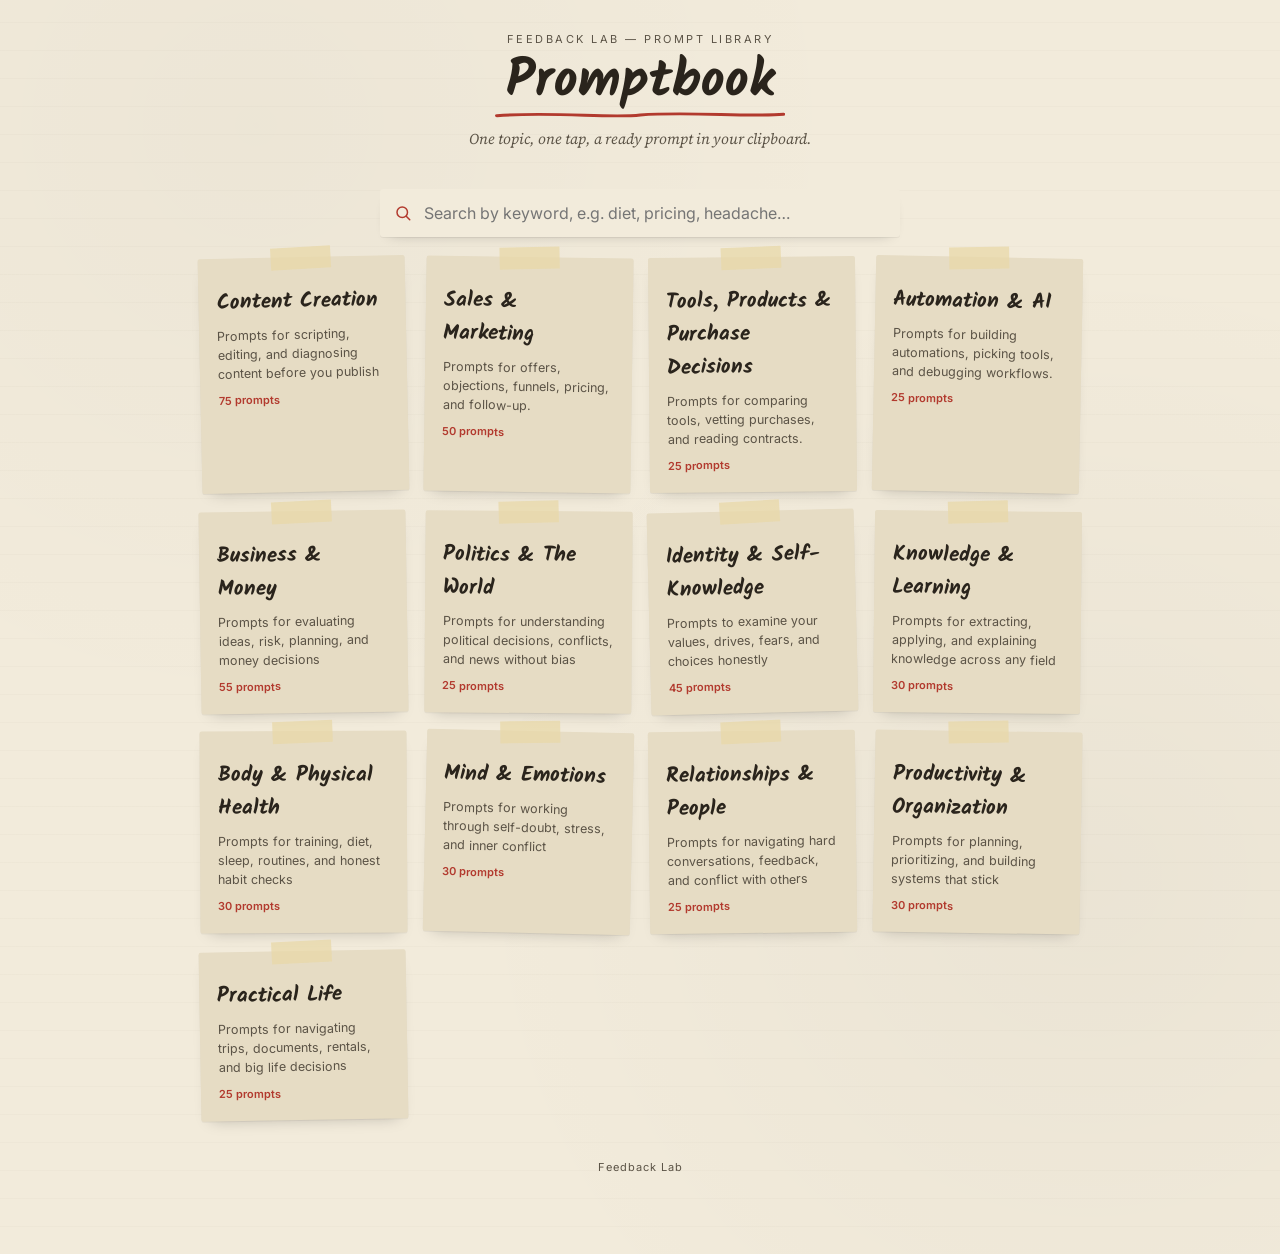
<file: index.html>
<!DOCTYPE html>
<html lang="en">
<head>
<meta charset="UTF-8">
<meta name="viewport" content="width=device-width, initial-scale=1">
<title>Promptbook — Feedback Lab Prompt Library</title>
<meta name="description" content="470 ready-to-copy AI prompts across 13 topics, built for the Feedback Lab community.">
<link rel="stylesheet" href="assets/style.css">
</head>
<body data-page="index">
<div class="wrap">

  <header>
    <div class="eyebrow">Feedback Lab — Prompt Library</div>
    <h1>Promptbook
      <svg class="underline" viewBox="0 0 300 14" preserveAspectRatio="none">
        <path d="M2,8 C60,2 120,12 150,7 C200,2 260,10 298,6" stroke="#b23a2e" stroke-width="4" fill="none" stroke-linecap="round"/>
      </svg>
    </h1>
    <p class="sub">One topic, one tap, a ready prompt in your clipboard.</p>
  </header>

  <div class="search-wrap" data-role="search-wrap">
    <div class="search-box">
      <svg viewBox="0 0 24 24" fill="none" stroke-width="2" stroke-linecap="round"><circle cx="11" cy="11" r="7"/><line x1="21" y1="21" x2="16.65" y2="16.65"/></svg>
      <label for="search-input" class="visually-hidden">Search all prompts</label>
      <input type="text" id="search-input" data-role="search-input" placeholder="Search by keyword, e.g. diet, pricing, headache…" autocomplete="off">
      <button type="button" class="search-clear" data-role="search-clear" aria-label="Clear search">&times;</button>
    </div>
    <div class="search-results" data-role="search-results"></div>
  </div>

  <div class="grid" data-role="topic-grid"></div>

  <footer>Feedback Lab</footer>

</div>

<script src="assets/prompts.js"></script>
<script src="assets/app.js"></script>
</body>
</html>
</file>
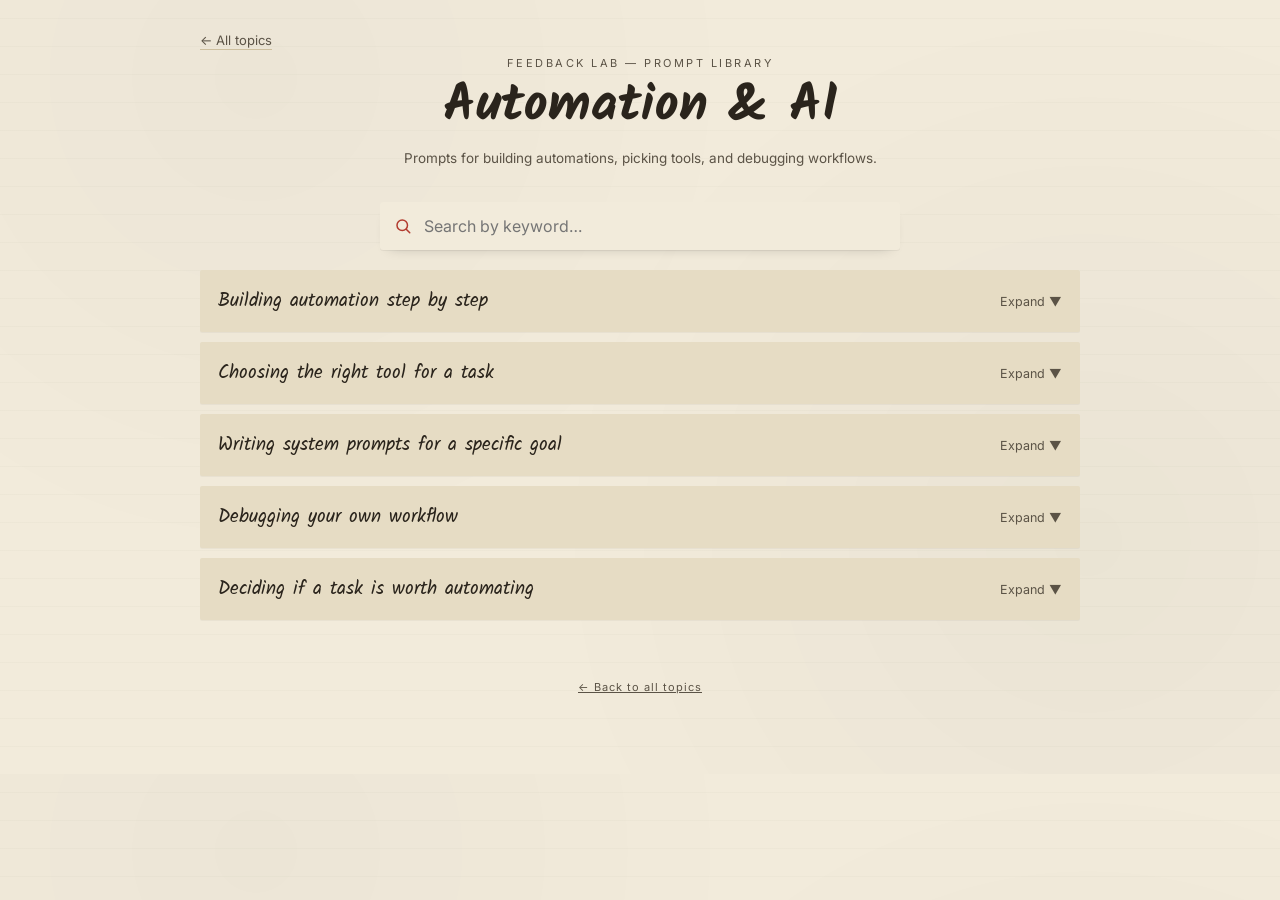
<file: topics/automation-ai.html>
<!DOCTYPE html>
<html lang="en">
<head>
<meta charset="UTF-8">
<meta name="viewport" content="width=device-width, initial-scale=1">
<title>Automation & AI — Promptbook</title>
<meta name="description" content="Ready-to-copy AI prompts for Automation & AI — Feedback Lab prompt library.">
<link rel="stylesheet" href="../assets/style.css">
</head>
<body data-topic="automation-ai">
<div class="wrap">

  <nav class="top-nav"><a href="../index.html">&larr; All topics</a></nav>

  <header>
    <div class="eyebrow">Feedback Lab — Prompt Library</div>
    <h1 data-role="topic-title">Automation & AI</h1>
  </header>

  <p class="topic-desc" data-role="topic-desc"></p>

  <div class="search-wrap" data-role="search-wrap">
    <div class="search-box">
      <svg viewBox="0 0 24 24" fill="none" stroke-width="2" stroke-linecap="round"><circle cx="11" cy="11" r="7"/><line x1="21" y1="21" x2="16.65" y2="16.65"/></svg>
      <label for="search-input" class="visually-hidden">Search all prompts</label>
      <input type="text" id="search-input" data-role="search-input" placeholder="Search by keyword…" autocomplete="off">
      <button type="button" class="search-clear" data-role="search-clear" aria-label="Clear search">&times;</button>
    </div>
    <div class="search-results" data-role="search-results"></div>
  </div>

  <div class="subtopic-list" data-role="subtopic-list"></div>

  <footer><a href="../index.html">&larr; Back to all topics</a></footer>

</div>

<script src="../assets/prompts.js"></script>
<script src="../assets/app.js"></script>
</body>
</html>
</file>
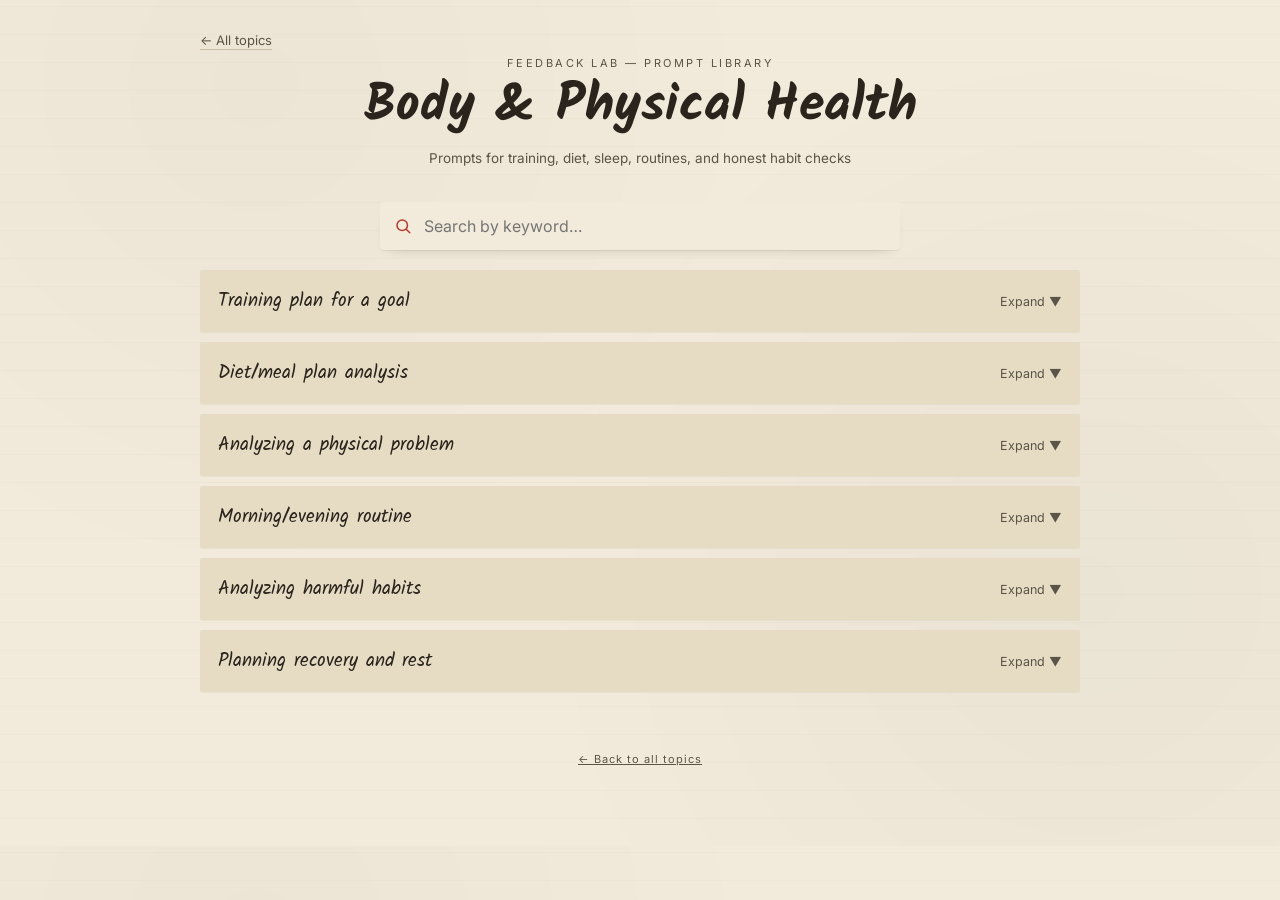
<file: topics/body-health.html>
<!DOCTYPE html>
<html lang="en">
<head>
<meta charset="UTF-8">
<meta name="viewport" content="width=device-width, initial-scale=1">
<title>Body & Physical Health — Promptbook</title>
<meta name="description" content="Ready-to-copy AI prompts for Body & Physical Health — Feedback Lab prompt library.">
<link rel="stylesheet" href="../assets/style.css">
</head>
<body data-topic="body-health">
<div class="wrap">

  <nav class="top-nav"><a href="../index.html">&larr; All topics</a></nav>

  <header>
    <div class="eyebrow">Feedback Lab — Prompt Library</div>
    <h1 data-role="topic-title">Body & Physical Health</h1>
  </header>

  <p class="topic-desc" data-role="topic-desc"></p>

  <div class="search-wrap" data-role="search-wrap">
    <div class="search-box">
      <svg viewBox="0 0 24 24" fill="none" stroke-width="2" stroke-linecap="round"><circle cx="11" cy="11" r="7"/><line x1="21" y1="21" x2="16.65" y2="16.65"/></svg>
      <label for="search-input" class="visually-hidden">Search all prompts</label>
      <input type="text" id="search-input" data-role="search-input" placeholder="Search by keyword…" autocomplete="off">
      <button type="button" class="search-clear" data-role="search-clear" aria-label="Clear search">&times;</button>
    </div>
    <div class="search-results" data-role="search-results"></div>
  </div>

  <div class="subtopic-list" data-role="subtopic-list"></div>

  <footer><a href="../index.html">&larr; Back to all topics</a></footer>

</div>

<script src="../assets/prompts.js"></script>
<script src="../assets/app.js"></script>
</body>
</html>
</file>
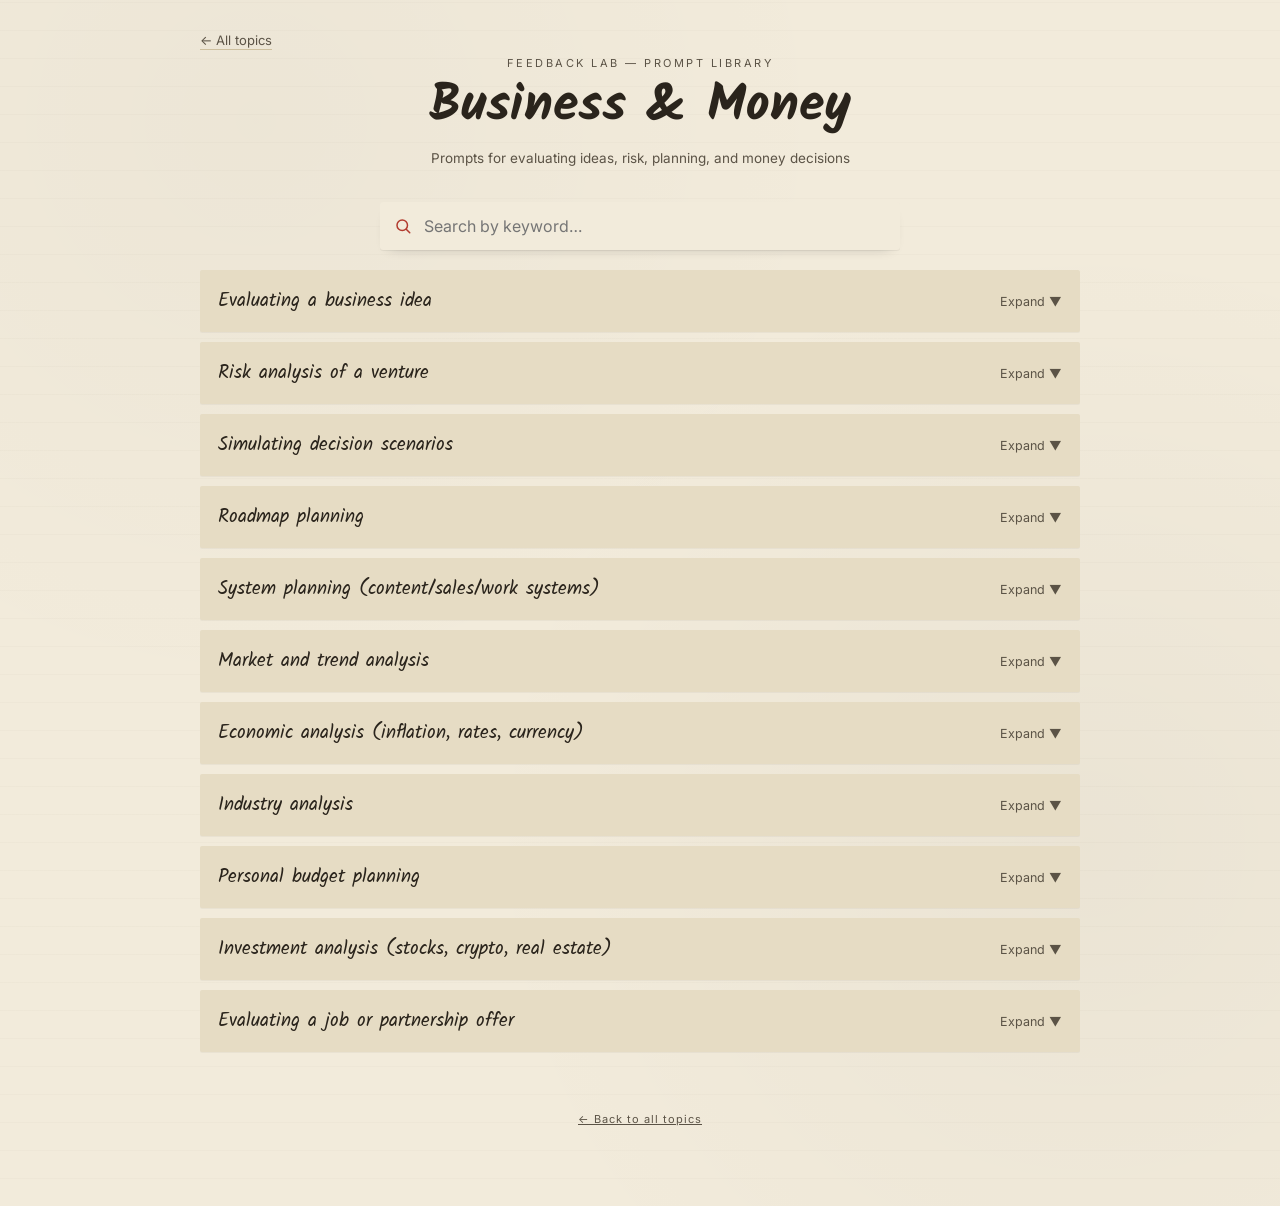
<file: topics/business-money.html>
<!DOCTYPE html>
<html lang="en">
<head>
<meta charset="UTF-8">
<meta name="viewport" content="width=device-width, initial-scale=1">
<title>Business & Money — Promptbook</title>
<meta name="description" content="Ready-to-copy AI prompts for Business & Money — Feedback Lab prompt library.">
<link rel="stylesheet" href="../assets/style.css">
</head>
<body data-topic="business-money">
<div class="wrap">

  <nav class="top-nav"><a href="../index.html">&larr; All topics</a></nav>

  <header>
    <div class="eyebrow">Feedback Lab — Prompt Library</div>
    <h1 data-role="topic-title">Business & Money</h1>
  </header>

  <p class="topic-desc" data-role="topic-desc"></p>

  <div class="search-wrap" data-role="search-wrap">
    <div class="search-box">
      <svg viewBox="0 0 24 24" fill="none" stroke-width="2" stroke-linecap="round"><circle cx="11" cy="11" r="7"/><line x1="21" y1="21" x2="16.65" y2="16.65"/></svg>
      <label for="search-input" class="visually-hidden">Search all prompts</label>
      <input type="text" id="search-input" data-role="search-input" placeholder="Search by keyword…" autocomplete="off">
      <button type="button" class="search-clear" data-role="search-clear" aria-label="Clear search">&times;</button>
    </div>
    <div class="search-results" data-role="search-results"></div>
  </div>

  <div class="subtopic-list" data-role="subtopic-list"></div>

  <footer><a href="../index.html">&larr; Back to all topics</a></footer>

</div>

<script src="../assets/prompts.js"></script>
<script src="../assets/app.js"></script>
</body>
</html>
</file>
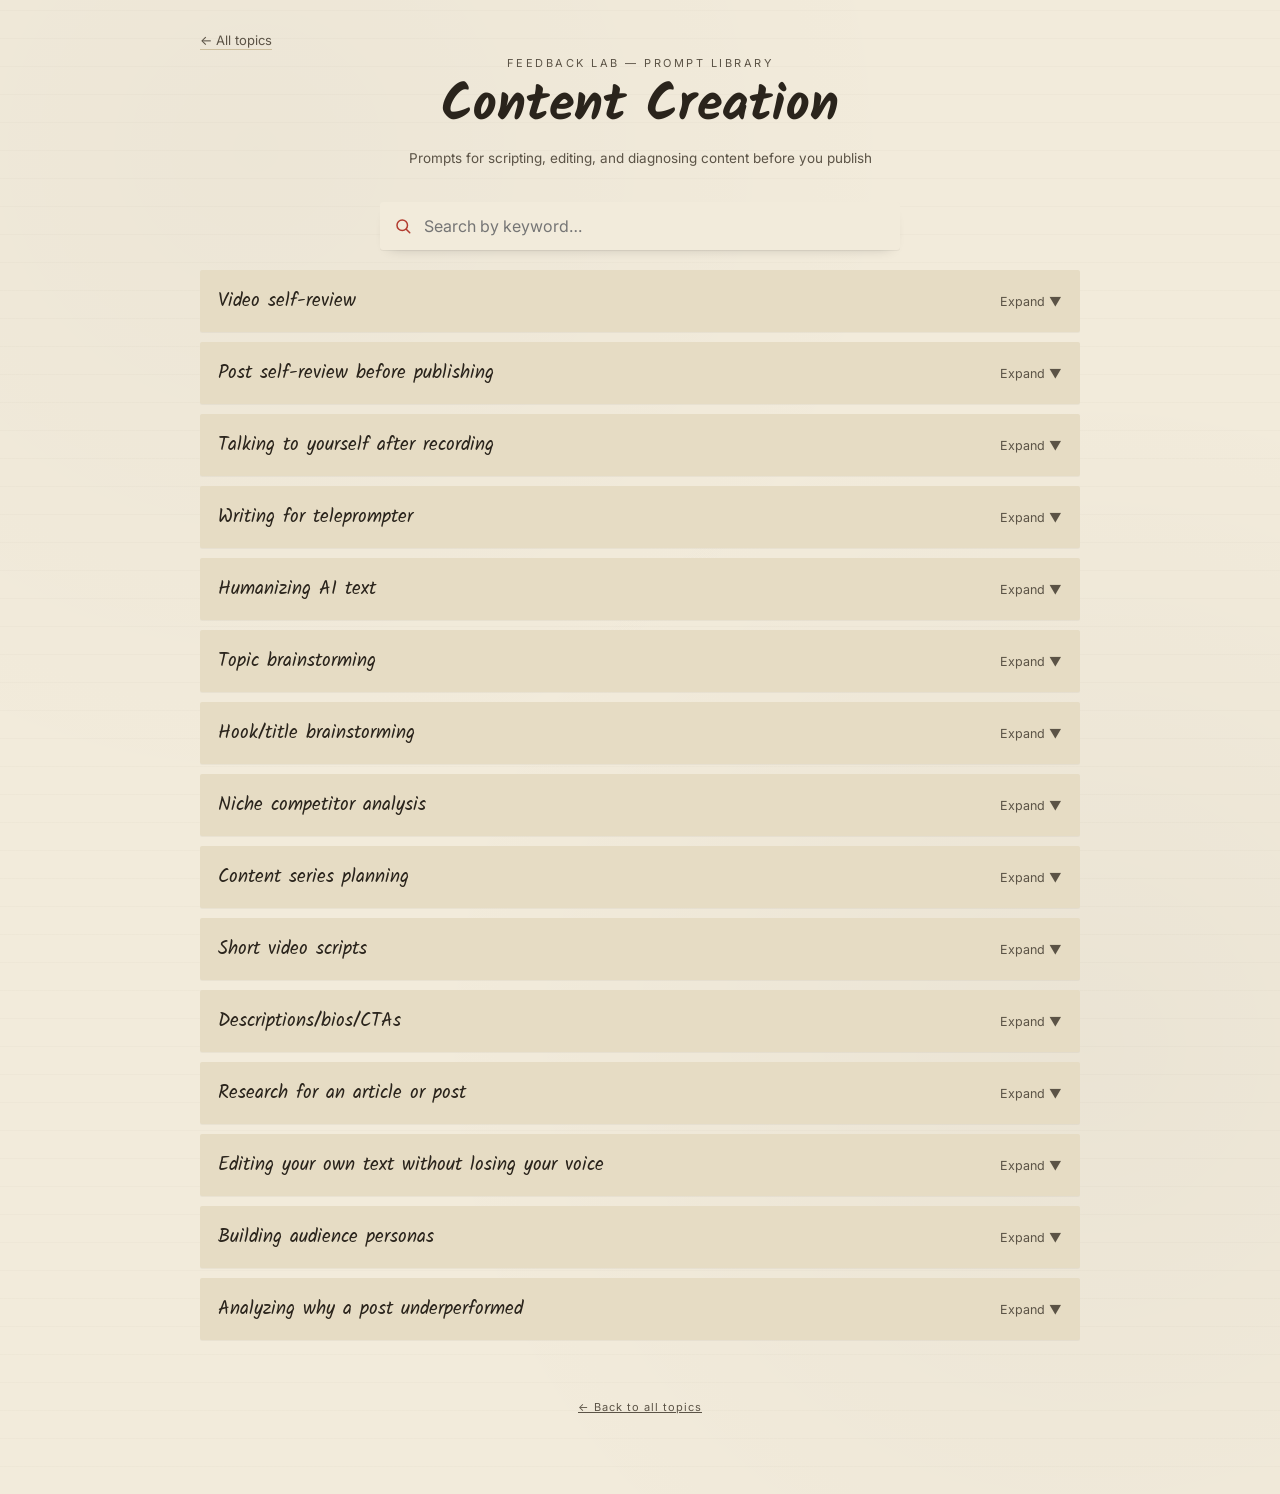
<file: topics/content-creation.html>
<!DOCTYPE html>
<html lang="en">
<head>
<meta charset="UTF-8">
<meta name="viewport" content="width=device-width, initial-scale=1">
<title>Content Creation — Promptbook</title>
<meta name="description" content="Ready-to-copy AI prompts for Content Creation — Feedback Lab prompt library.">
<link rel="stylesheet" href="../assets/style.css">
</head>
<body data-topic="content-creation">
<div class="wrap">

  <nav class="top-nav"><a href="../index.html">&larr; All topics</a></nav>

  <header>
    <div class="eyebrow">Feedback Lab — Prompt Library</div>
    <h1 data-role="topic-title">Content Creation</h1>
  </header>

  <p class="topic-desc" data-role="topic-desc"></p>

  <div class="search-wrap" data-role="search-wrap">
    <div class="search-box">
      <svg viewBox="0 0 24 24" fill="none" stroke-width="2" stroke-linecap="round"><circle cx="11" cy="11" r="7"/><line x1="21" y1="21" x2="16.65" y2="16.65"/></svg>
      <label for="search-input" class="visually-hidden">Search all prompts</label>
      <input type="text" id="search-input" data-role="search-input" placeholder="Search by keyword…" autocomplete="off">
      <button type="button" class="search-clear" data-role="search-clear" aria-label="Clear search">&times;</button>
    </div>
    <div class="search-results" data-role="search-results"></div>
  </div>

  <div class="subtopic-list" data-role="subtopic-list"></div>

  <footer><a href="../index.html">&larr; Back to all topics</a></footer>

</div>

<script src="../assets/prompts.js"></script>
<script src="../assets/app.js"></script>
</body>
</html>
</file>
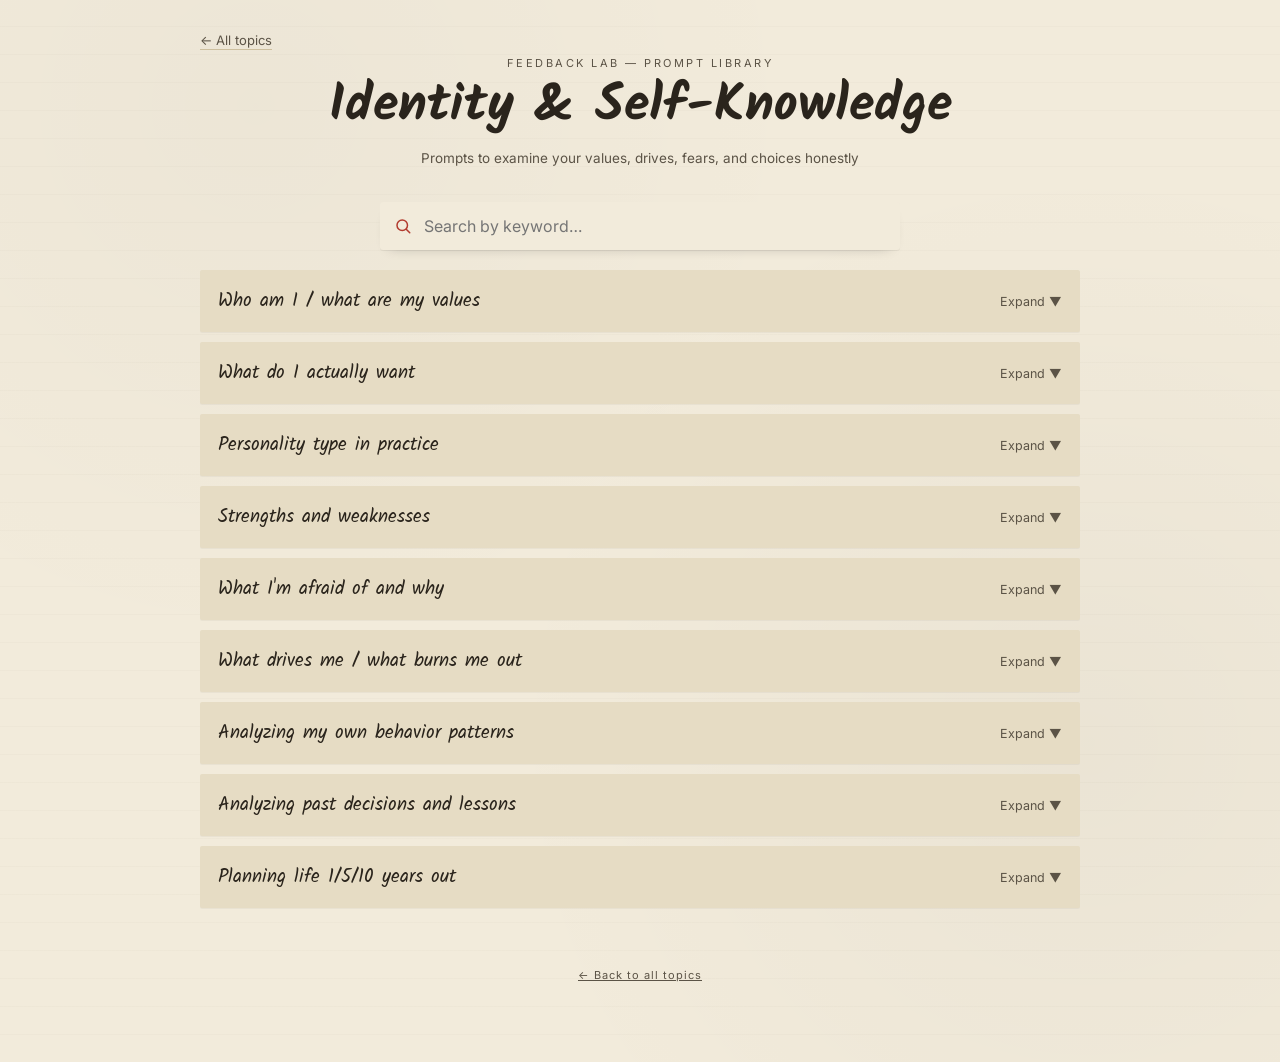
<file: topics/identity.html>
<!DOCTYPE html>
<html lang="en">
<head>
<meta charset="UTF-8">
<meta name="viewport" content="width=device-width, initial-scale=1">
<title>Identity & Self-Knowledge — Promptbook</title>
<meta name="description" content="Ready-to-copy AI prompts for Identity & Self-Knowledge — Feedback Lab prompt library.">
<link rel="stylesheet" href="../assets/style.css">
</head>
<body data-topic="identity">
<div class="wrap">

  <nav class="top-nav"><a href="../index.html">&larr; All topics</a></nav>

  <header>
    <div class="eyebrow">Feedback Lab — Prompt Library</div>
    <h1 data-role="topic-title">Identity & Self-Knowledge</h1>
  </header>

  <p class="topic-desc" data-role="topic-desc"></p>

  <div class="search-wrap" data-role="search-wrap">
    <div class="search-box">
      <svg viewBox="0 0 24 24" fill="none" stroke-width="2" stroke-linecap="round"><circle cx="11" cy="11" r="7"/><line x1="21" y1="21" x2="16.65" y2="16.65"/></svg>
      <label for="search-input" class="visually-hidden">Search all prompts</label>
      <input type="text" id="search-input" data-role="search-input" placeholder="Search by keyword…" autocomplete="off">
      <button type="button" class="search-clear" data-role="search-clear" aria-label="Clear search">&times;</button>
    </div>
    <div class="search-results" data-role="search-results"></div>
  </div>

  <div class="subtopic-list" data-role="subtopic-list"></div>

  <footer><a href="../index.html">&larr; Back to all topics</a></footer>

</div>

<script src="../assets/prompts.js"></script>
<script src="../assets/app.js"></script>
</body>
</html>
</file>
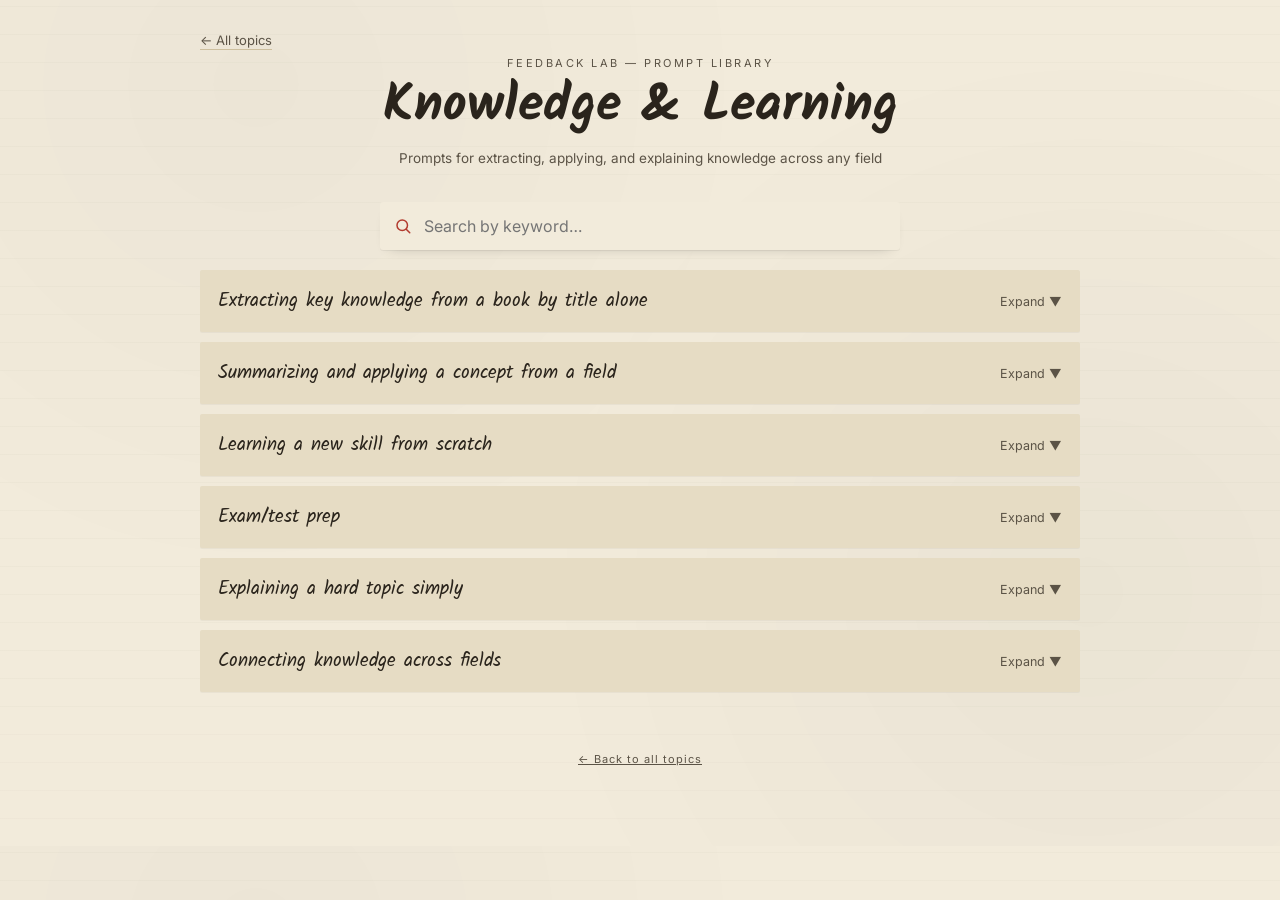
<file: topics/knowledge-learning.html>
<!DOCTYPE html>
<html lang="en">
<head>
<meta charset="UTF-8">
<meta name="viewport" content="width=device-width, initial-scale=1">
<title>Knowledge & Learning — Promptbook</title>
<meta name="description" content="Ready-to-copy AI prompts for Knowledge & Learning — Feedback Lab prompt library.">
<link rel="stylesheet" href="../assets/style.css">
</head>
<body data-topic="knowledge-learning">
<div class="wrap">

  <nav class="top-nav"><a href="../index.html">&larr; All topics</a></nav>

  <header>
    <div class="eyebrow">Feedback Lab — Prompt Library</div>
    <h1 data-role="topic-title">Knowledge & Learning</h1>
  </header>

  <p class="topic-desc" data-role="topic-desc"></p>

  <div class="search-wrap" data-role="search-wrap">
    <div class="search-box">
      <svg viewBox="0 0 24 24" fill="none" stroke-width="2" stroke-linecap="round"><circle cx="11" cy="11" r="7"/><line x1="21" y1="21" x2="16.65" y2="16.65"/></svg>
      <label for="search-input" class="visually-hidden">Search all prompts</label>
      <input type="text" id="search-input" data-role="search-input" placeholder="Search by keyword…" autocomplete="off">
      <button type="button" class="search-clear" data-role="search-clear" aria-label="Clear search">&times;</button>
    </div>
    <div class="search-results" data-role="search-results"></div>
  </div>

  <div class="subtopic-list" data-role="subtopic-list"></div>

  <footer><a href="../index.html">&larr; Back to all topics</a></footer>

</div>

<script src="../assets/prompts.js"></script>
<script src="../assets/app.js"></script>
</body>
</html>
</file>
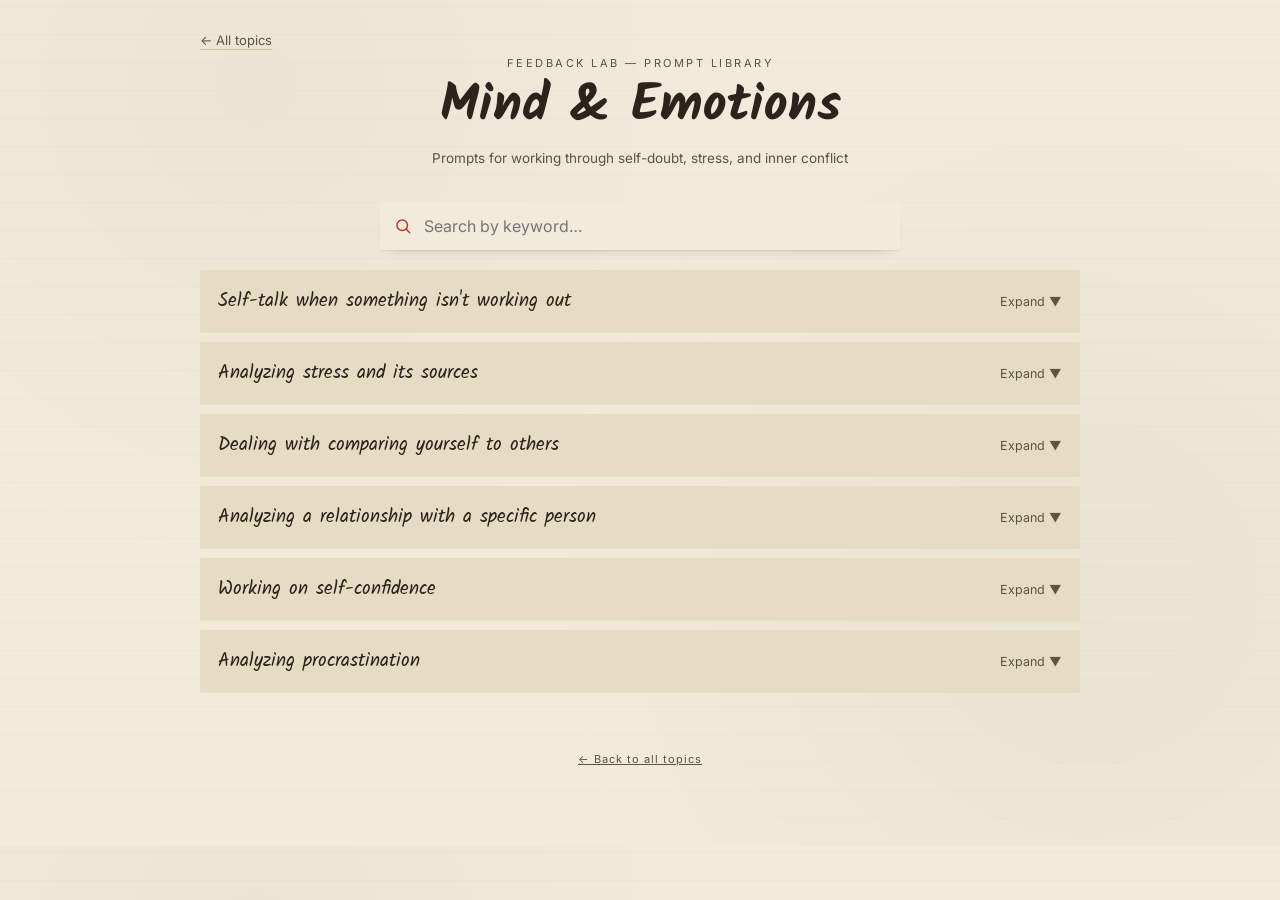
<file: topics/mind-emotions.html>
<!DOCTYPE html>
<html lang="en">
<head>
<meta charset="UTF-8">
<meta name="viewport" content="width=device-width, initial-scale=1">
<title>Mind & Emotions — Promptbook</title>
<meta name="description" content="Ready-to-copy AI prompts for Mind & Emotions — Feedback Lab prompt library.">
<link rel="stylesheet" href="../assets/style.css">
</head>
<body data-topic="mind-emotions">
<div class="wrap">

  <nav class="top-nav"><a href="../index.html">&larr; All topics</a></nav>

  <header>
    <div class="eyebrow">Feedback Lab — Prompt Library</div>
    <h1 data-role="topic-title">Mind & Emotions</h1>
  </header>

  <p class="topic-desc" data-role="topic-desc"></p>

  <div class="search-wrap" data-role="search-wrap">
    <div class="search-box">
      <svg viewBox="0 0 24 24" fill="none" stroke-width="2" stroke-linecap="round"><circle cx="11" cy="11" r="7"/><line x1="21" y1="21" x2="16.65" y2="16.65"/></svg>
      <label for="search-input" class="visually-hidden">Search all prompts</label>
      <input type="text" id="search-input" data-role="search-input" placeholder="Search by keyword…" autocomplete="off">
      <button type="button" class="search-clear" data-role="search-clear" aria-label="Clear search">&times;</button>
    </div>
    <div class="search-results" data-role="search-results"></div>
  </div>

  <div class="subtopic-list" data-role="subtopic-list"></div>

  <footer><a href="../index.html">&larr; Back to all topics</a></footer>

</div>

<script src="../assets/prompts.js"></script>
<script src="../assets/app.js"></script>
</body>
</html>
</file>
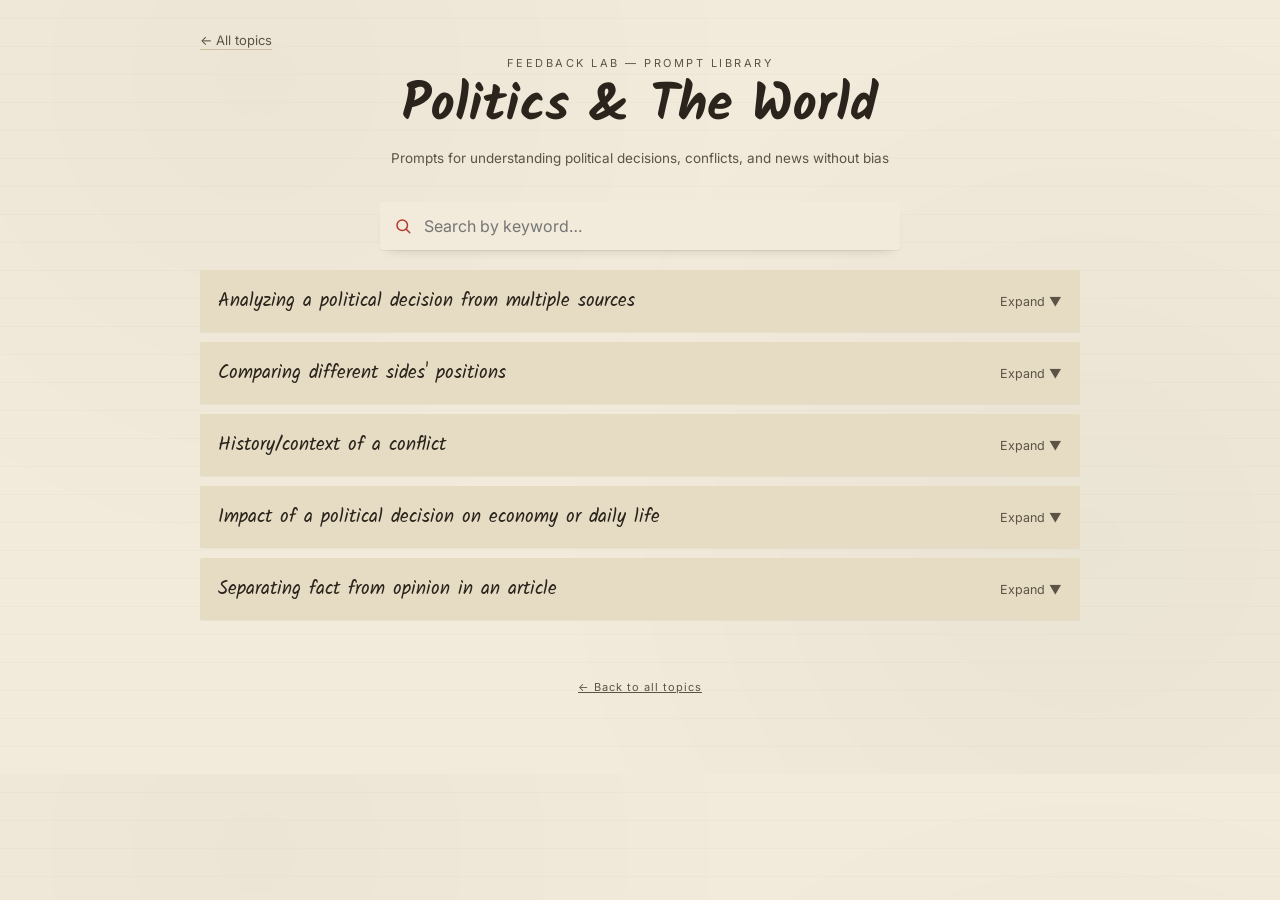
<file: topics/politics-world.html>
<!DOCTYPE html>
<html lang="en">
<head>
<meta charset="UTF-8">
<meta name="viewport" content="width=device-width, initial-scale=1">
<title>Politics & The World — Promptbook</title>
<meta name="description" content="Ready-to-copy AI prompts for Politics & The World — Feedback Lab prompt library.">
<link rel="stylesheet" href="../assets/style.css">
</head>
<body data-topic="politics-world">
<div class="wrap">

  <nav class="top-nav"><a href="../index.html">&larr; All topics</a></nav>

  <header>
    <div class="eyebrow">Feedback Lab — Prompt Library</div>
    <h1 data-role="topic-title">Politics & The World</h1>
  </header>

  <p class="topic-desc" data-role="topic-desc"></p>

  <div class="search-wrap" data-role="search-wrap">
    <div class="search-box">
      <svg viewBox="0 0 24 24" fill="none" stroke-width="2" stroke-linecap="round"><circle cx="11" cy="11" r="7"/><line x1="21" y1="21" x2="16.65" y2="16.65"/></svg>
      <label for="search-input" class="visually-hidden">Search all prompts</label>
      <input type="text" id="search-input" data-role="search-input" placeholder="Search by keyword…" autocomplete="off">
      <button type="button" class="search-clear" data-role="search-clear" aria-label="Clear search">&times;</button>
    </div>
    <div class="search-results" data-role="search-results"></div>
  </div>

  <div class="subtopic-list" data-role="subtopic-list"></div>

  <footer><a href="../index.html">&larr; Back to all topics</a></footer>

</div>

<script src="../assets/prompts.js"></script>
<script src="../assets/app.js"></script>
</body>
</html>
</file>
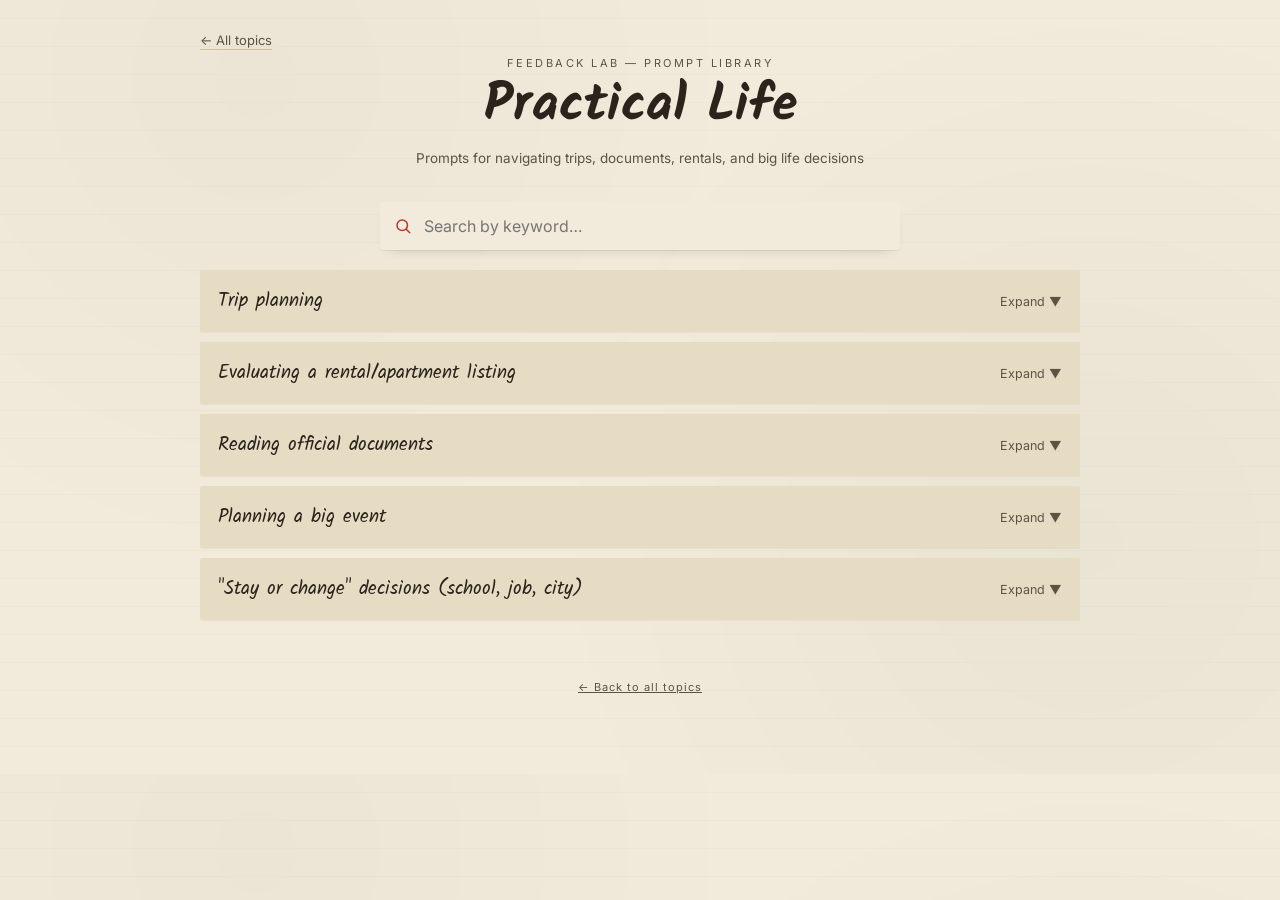
<file: topics/practical-life.html>
<!DOCTYPE html>
<html lang="en">
<head>
<meta charset="UTF-8">
<meta name="viewport" content="width=device-width, initial-scale=1">
<title>Practical Life — Promptbook</title>
<meta name="description" content="Ready-to-copy AI prompts for Practical Life — Feedback Lab prompt library.">
<link rel="stylesheet" href="../assets/style.css">
</head>
<body data-topic="practical-life">
<div class="wrap">

  <nav class="top-nav"><a href="../index.html">&larr; All topics</a></nav>

  <header>
    <div class="eyebrow">Feedback Lab — Prompt Library</div>
    <h1 data-role="topic-title">Practical Life</h1>
  </header>

  <p class="topic-desc" data-role="topic-desc"></p>

  <div class="search-wrap" data-role="search-wrap">
    <div class="search-box">
      <svg viewBox="0 0 24 24" fill="none" stroke-width="2" stroke-linecap="round"><circle cx="11" cy="11" r="7"/><line x1="21" y1="21" x2="16.65" y2="16.65"/></svg>
      <label for="search-input" class="visually-hidden">Search all prompts</label>
      <input type="text" id="search-input" data-role="search-input" placeholder="Search by keyword…" autocomplete="off">
      <button type="button" class="search-clear" data-role="search-clear" aria-label="Clear search">&times;</button>
    </div>
    <div class="search-results" data-role="search-results"></div>
  </div>

  <div class="subtopic-list" data-role="subtopic-list"></div>

  <footer><a href="../index.html">&larr; Back to all topics</a></footer>

</div>

<script src="../assets/prompts.js"></script>
<script src="../assets/app.js"></script>
</body>
</html>
</file>
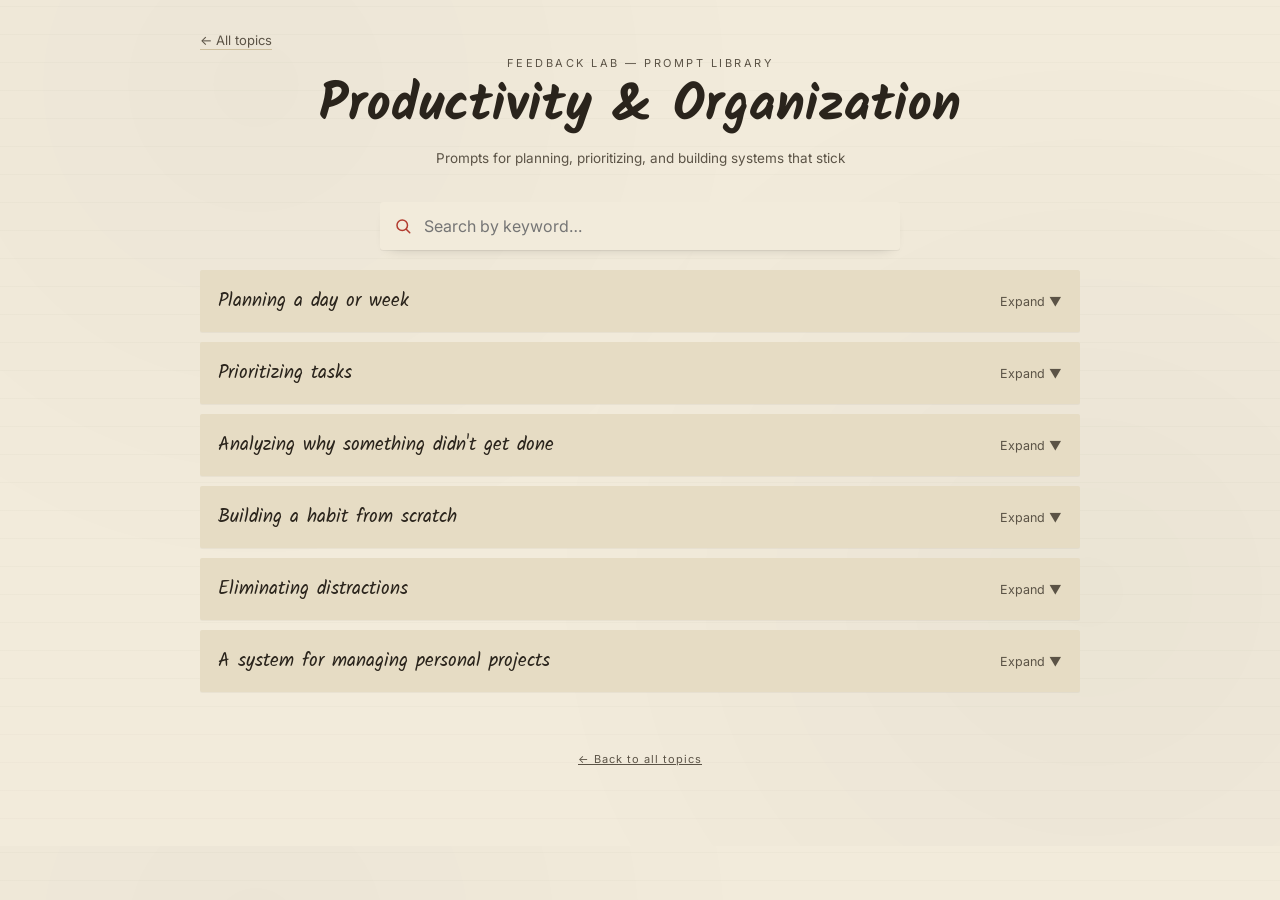
<file: topics/productivity.html>
<!DOCTYPE html>
<html lang="en">
<head>
<meta charset="UTF-8">
<meta name="viewport" content="width=device-width, initial-scale=1">
<title>Productivity & Organization — Promptbook</title>
<meta name="description" content="Ready-to-copy AI prompts for Productivity & Organization — Feedback Lab prompt library.">
<link rel="stylesheet" href="../assets/style.css">
</head>
<body data-topic="productivity">
<div class="wrap">

  <nav class="top-nav"><a href="../index.html">&larr; All topics</a></nav>

  <header>
    <div class="eyebrow">Feedback Lab — Prompt Library</div>
    <h1 data-role="topic-title">Productivity & Organization</h1>
  </header>

  <p class="topic-desc" data-role="topic-desc"></p>

  <div class="search-wrap" data-role="search-wrap">
    <div class="search-box">
      <svg viewBox="0 0 24 24" fill="none" stroke-width="2" stroke-linecap="round"><circle cx="11" cy="11" r="7"/><line x1="21" y1="21" x2="16.65" y2="16.65"/></svg>
      <label for="search-input" class="visually-hidden">Search all prompts</label>
      <input type="text" id="search-input" data-role="search-input" placeholder="Search by keyword…" autocomplete="off">
      <button type="button" class="search-clear" data-role="search-clear" aria-label="Clear search">&times;</button>
    </div>
    <div class="search-results" data-role="search-results"></div>
  </div>

  <div class="subtopic-list" data-role="subtopic-list"></div>

  <footer><a href="../index.html">&larr; Back to all topics</a></footer>

</div>

<script src="../assets/prompts.js"></script>
<script src="../assets/app.js"></script>
</body>
</html>
</file>
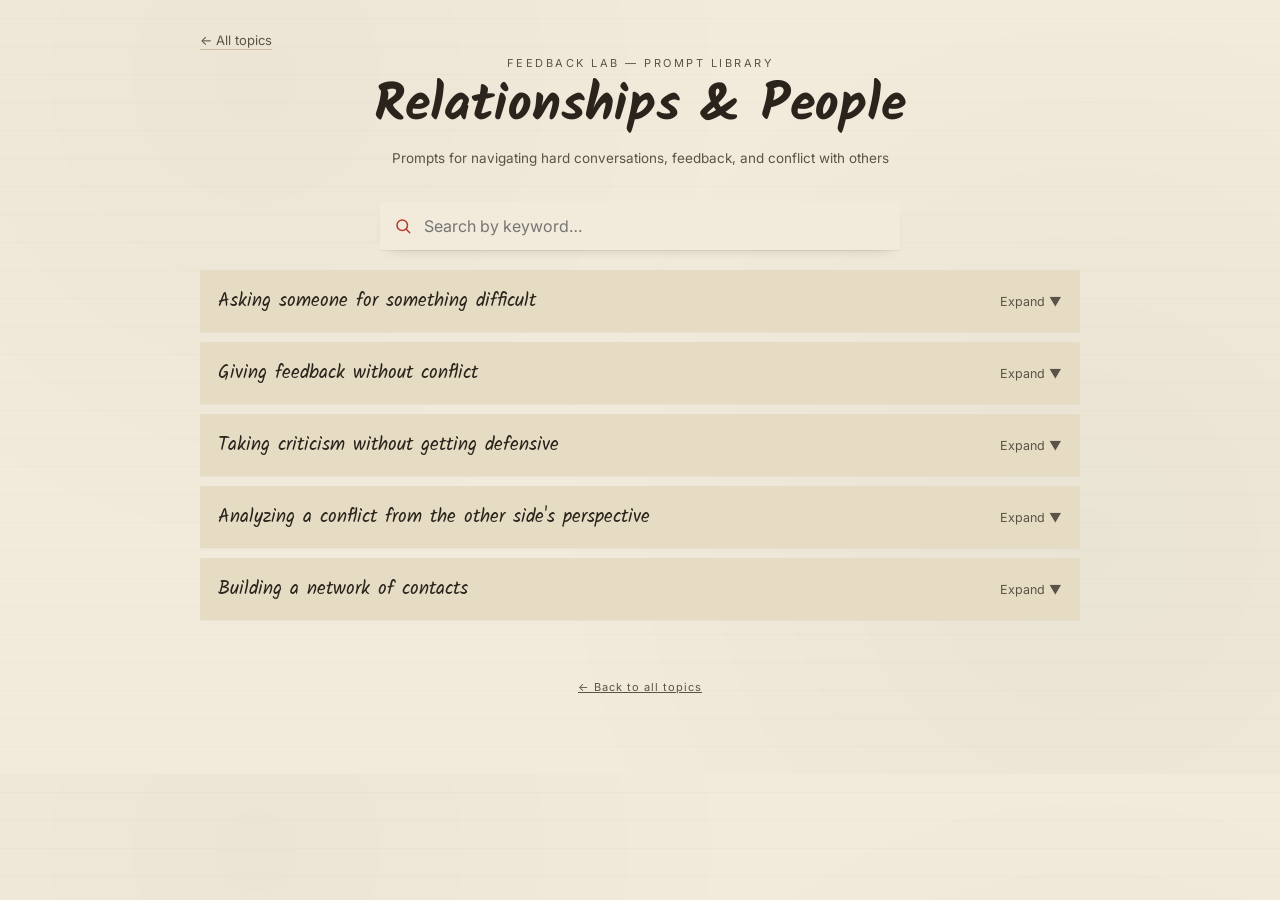
<file: topics/relationships.html>
<!DOCTYPE html>
<html lang="en">
<head>
<meta charset="UTF-8">
<meta name="viewport" content="width=device-width, initial-scale=1">
<title>Relationships & People — Promptbook</title>
<meta name="description" content="Ready-to-copy AI prompts for Relationships & People — Feedback Lab prompt library.">
<link rel="stylesheet" href="../assets/style.css">
</head>
<body data-topic="relationships">
<div class="wrap">

  <nav class="top-nav"><a href="../index.html">&larr; All topics</a></nav>

  <header>
    <div class="eyebrow">Feedback Lab — Prompt Library</div>
    <h1 data-role="topic-title">Relationships & People</h1>
  </header>

  <p class="topic-desc" data-role="topic-desc"></p>

  <div class="search-wrap" data-role="search-wrap">
    <div class="search-box">
      <svg viewBox="0 0 24 24" fill="none" stroke-width="2" stroke-linecap="round"><circle cx="11" cy="11" r="7"/><line x1="21" y1="21" x2="16.65" y2="16.65"/></svg>
      <label for="search-input" class="visually-hidden">Search all prompts</label>
      <input type="text" id="search-input" data-role="search-input" placeholder="Search by keyword…" autocomplete="off">
      <button type="button" class="search-clear" data-role="search-clear" aria-label="Clear search">&times;</button>
    </div>
    <div class="search-results" data-role="search-results"></div>
  </div>

  <div class="subtopic-list" data-role="subtopic-list"></div>

  <footer><a href="../index.html">&larr; Back to all topics</a></footer>

</div>

<script src="../assets/prompts.js"></script>
<script src="../assets/app.js"></script>
</body>
</html>
</file>
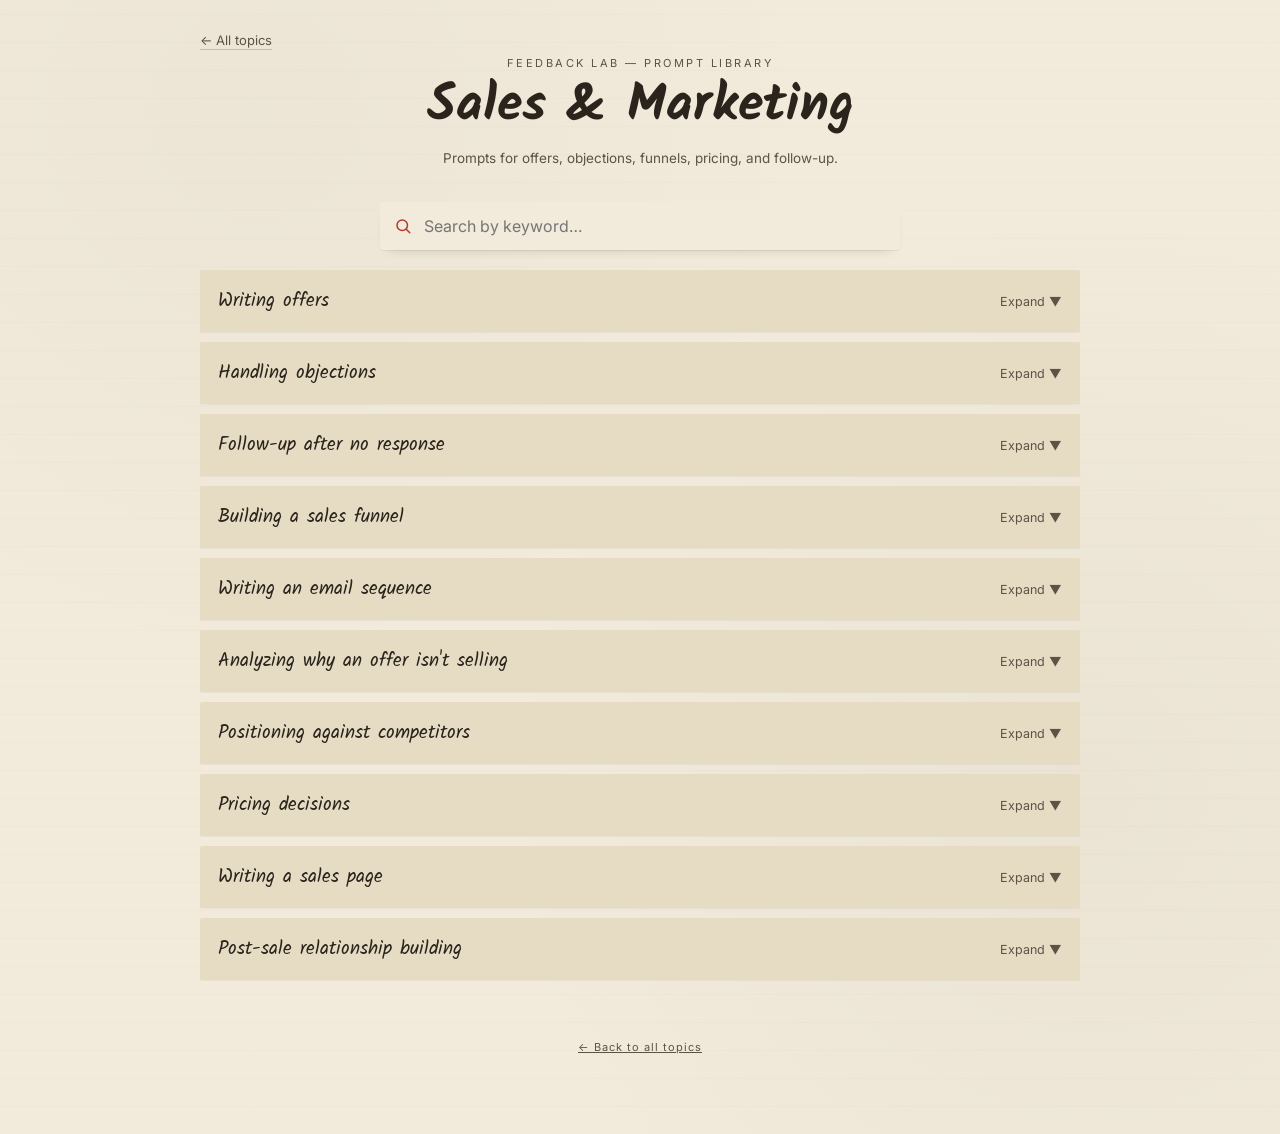
<file: topics/sales-marketing.html>
<!DOCTYPE html>
<html lang="en">
<head>
<meta charset="UTF-8">
<meta name="viewport" content="width=device-width, initial-scale=1">
<title>Sales & Marketing — Promptbook</title>
<meta name="description" content="Ready-to-copy AI prompts for Sales & Marketing — Feedback Lab prompt library.">
<link rel="stylesheet" href="../assets/style.css">
</head>
<body data-topic="sales-marketing">
<div class="wrap">

  <nav class="top-nav"><a href="../index.html">&larr; All topics</a></nav>

  <header>
    <div class="eyebrow">Feedback Lab — Prompt Library</div>
    <h1 data-role="topic-title">Sales & Marketing</h1>
  </header>

  <p class="topic-desc" data-role="topic-desc"></p>

  <div class="search-wrap" data-role="search-wrap">
    <div class="search-box">
      <svg viewBox="0 0 24 24" fill="none" stroke-width="2" stroke-linecap="round"><circle cx="11" cy="11" r="7"/><line x1="21" y1="21" x2="16.65" y2="16.65"/></svg>
      <label for="search-input" class="visually-hidden">Search all prompts</label>
      <input type="text" id="search-input" data-role="search-input" placeholder="Search by keyword…" autocomplete="off">
      <button type="button" class="search-clear" data-role="search-clear" aria-label="Clear search">&times;</button>
    </div>
    <div class="search-results" data-role="search-results"></div>
  </div>

  <div class="subtopic-list" data-role="subtopic-list"></div>

  <footer><a href="../index.html">&larr; Back to all topics</a></footer>

</div>

<script src="../assets/prompts.js"></script>
<script src="../assets/app.js"></script>
</body>
</html>
</file>
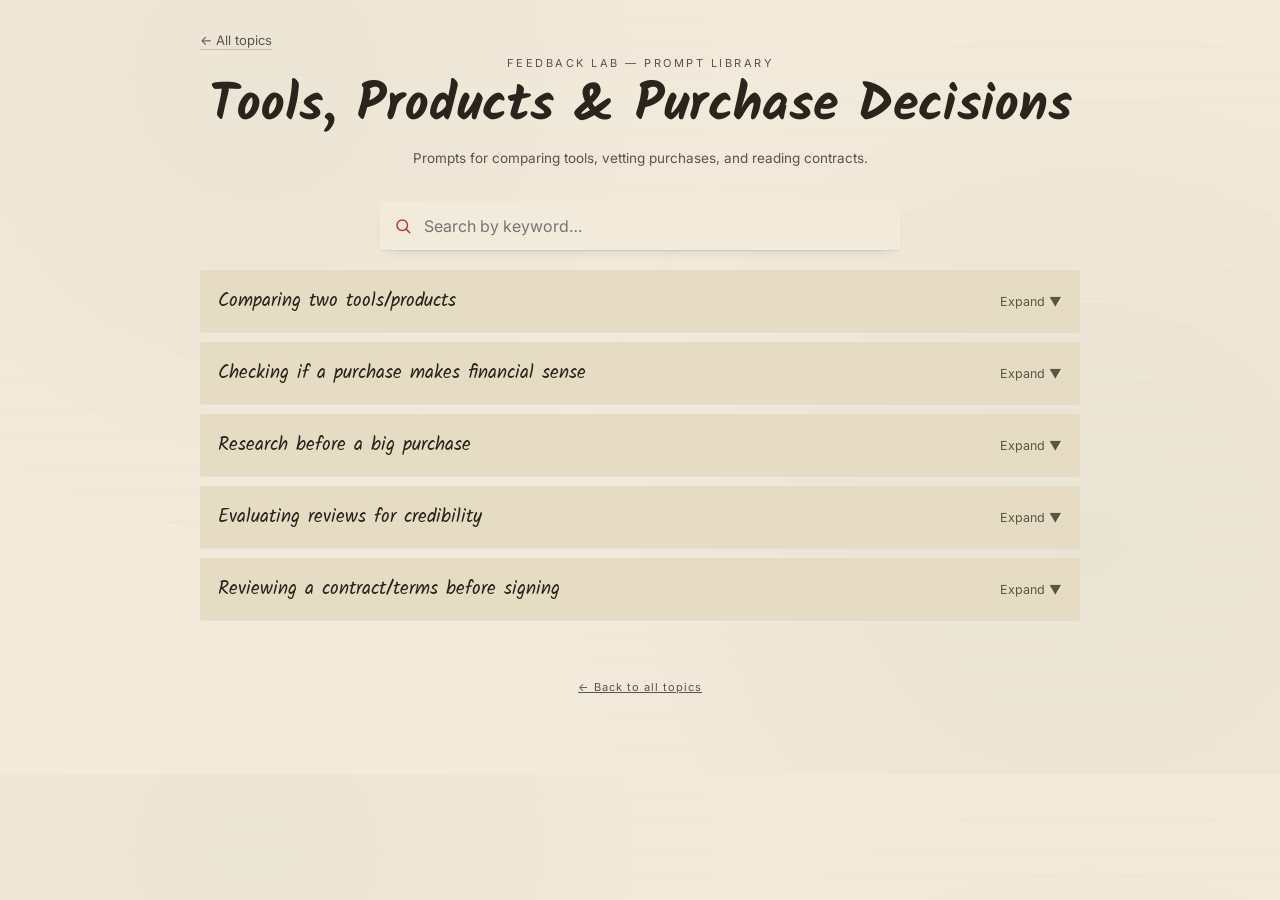
<file: topics/tools-purchases.html>
<!DOCTYPE html>
<html lang="en">
<head>
<meta charset="UTF-8">
<meta name="viewport" content="width=device-width, initial-scale=1">
<title>Tools, Products & Purchase Decisions — Promptbook</title>
<meta name="description" content="Ready-to-copy AI prompts for Tools, Products & Purchase Decisions — Feedback Lab prompt library.">
<link rel="stylesheet" href="../assets/style.css">
</head>
<body data-topic="tools-purchases">
<div class="wrap">

  <nav class="top-nav"><a href="../index.html">&larr; All topics</a></nav>

  <header>
    <div class="eyebrow">Feedback Lab — Prompt Library</div>
    <h1 data-role="topic-title">Tools, Products & Purchase Decisions</h1>
  </header>

  <p class="topic-desc" data-role="topic-desc"></p>

  <div class="search-wrap" data-role="search-wrap">
    <div class="search-box">
      <svg viewBox="0 0 24 24" fill="none" stroke-width="2" stroke-linecap="round"><circle cx="11" cy="11" r="7"/><line x1="21" y1="21" x2="16.65" y2="16.65"/></svg>
      <label for="search-input" class="visually-hidden">Search all prompts</label>
      <input type="text" id="search-input" data-role="search-input" placeholder="Search by keyword…" autocomplete="off">
      <button type="button" class="search-clear" data-role="search-clear" aria-label="Clear search">&times;</button>
    </div>
    <div class="search-results" data-role="search-results"></div>
  </div>

  <div class="subtopic-list" data-role="subtopic-list"></div>

  <footer><a href="../index.html">&larr; Back to all topics</a></footer>

</div>

<script src="../assets/prompts.js"></script>
<script src="../assets/app.js"></script>
</body>
</html>
</file>
<file: assets/style.css>
/* Promptbook — Feedback Lab prompt library
   Paper-and-marker design system. Ported from the approved styl-demo.html. */

@import url('https://fonts.googleapis.com/css2?family=Kalam:wght@400;700&family=Source+Serif+4:opsz,wght@8..60,400;8..60,600&family=Inter:wght@400;500;600&display=swap');

:root{
  --paper:       #f2ebdb;
  --paper-deep:  #e6dcc4;
  --ink:         #2a241c;
  --ink-soft:    #5b5346;
  --red:         #b23a2e;
  --green:       #4a6350;
  --line:        #cdbf9e;
  --tape:        #e8d9a8;
}

*, *::before, *::after{ box-sizing:border-box; }

html{ -webkit-text-size-adjust:100%; }

body{
  margin:0;
  background: var(--paper);
  background-image:
    radial-gradient(circle at 20% 10%, rgba(0,0,0,0.025), transparent 40%),
    radial-gradient(circle at 85% 70%, rgba(0,0,0,0.03), transparent 45%),
    repeating-linear-gradient(0deg, transparent, transparent 27px, rgba(90,80,60,0.05) 28px);
  color: var(--ink);
  font-family: 'Source Serif 4', serif;
  padding: 32px 18px 80px;
  -webkit-tap-highlight-color: transparent;
}

.wrap{ max-width: 880px; margin: 0 auto; }

a{ color: inherit; }

button{ font: inherit; }

/* ===== TOP NAV ===== */
.top-nav{
  max-width: 880px;
  margin: 0 auto 8px;
  font-family:'Inter',sans-serif;
  font-size: 13px;
}
.top-nav a{
  color: var(--ink-soft);
  text-decoration:none;
  border-bottom: 1px solid var(--line);
  padding-bottom: 1px;
}
.top-nav a:hover, .top-nav a:focus-visible{ color: var(--red); border-color: var(--red); }

/* ===== HEADER ===== */
header{
  text-align:center;
  margin-bottom: 40px;
  position:relative;
}
header .eyebrow{
  font-family:'Inter',sans-serif;
  font-size:11px;
  letter-spacing:2.5px;
  text-transform:uppercase;
  color: var(--ink-soft);
  margin-bottom: 6px;
}
header h1{
  font-family:'Kalam', cursive;
  font-size: 44px;
  font-weight:700;
  margin: 0;
  color: var(--ink);
  position:relative;
  display:inline-block;
  line-height:1.2;
}
header h1 .underline{
  position:absolute;
  left:-4%;
  bottom:-6px;
  width:108%;
  height:10px;
}
header p.sub{
  font-size:15px;
  color: var(--ink-soft);
  margin-top:14px;
  font-style:italic;
  max-width: 520px;
  margin-left:auto;
  margin-right:auto;
}

@media (min-width:600px){
  header h1{ font-size:52px; }
}

/* ===== SEARCH BAR ===== */
.search-wrap{
  max-width: 520px;
  margin: 0 auto 20px;
  position: relative;
}
.search-box{ position: relative; }
.search-box input{
  width:100%;
  font-family:'Inter',sans-serif;
  font-size:16px;
  padding: 14px 18px 14px 44px;
  border: none;
  background: var(--paper);
  border-radius: 3px;
  outline:none;
  color: var(--ink);
  min-height:48px;
  box-shadow: 0 1px 0 rgba(0,0,0,0.05), 0 6px 14px -10px rgba(0,0,0,0.3);
}
.search-box input:focus-visible{ box-shadow: 0 0 0 2px var(--red); }
.search-box svg{
  position:absolute;
  left:14px; top:50%;
  transform: translateY(-50%);
  width:18px; height:18px;
  stroke: var(--red);
  pointer-events:none;
}
.search-clear{
  position:absolute;
  right:8px; top:50%;
  transform: translateY(-50%);
  background:none;
  border:none;
  color: var(--ink-soft);
  font-size:20px;
  line-height:1;
  padding:10px;
  cursor:pointer;
  display:none;
}
.search-wrap.has-value .search-clear{ display:block; }

.search-results{
  position:relative;
  margin-top: 8px;
  background: var(--paper);
  border-radius: 3px;
  box-shadow: 0 1px 0 rgba(0,0,0,0.05), 0 10px 20px -12px rgba(0,0,0,0.35);
  max-height: 60vh;
  overflow-y:auto;
  display:none;
}
.search-wrap.searching .search-results{ display:block; }

.search-result{
  display:block;
  width:100%;
  text-align:left;
  padding: 12px 16px;
  border-bottom: 1px solid var(--line);
  background:none;
  border-left:none; border-right:none; border-top:none;
  cursor:pointer;
  font-family:'Inter',sans-serif;
  min-height:44px;
}
.search-result:last-child{ border-bottom:none; }
.search-result:hover, .search-result:focus-visible{ background: var(--paper-deep); }
.search-result .r-topic{
  font-size:10.5px;
  letter-spacing:1px;
  text-transform:uppercase;
  color: var(--red);
  display:block;
  margin-bottom:3px;
}
.search-result .r-name{
  font-size:14.5px;
  font-weight:600;
  color: var(--ink);
  display:block;
  margin-bottom:3px;
}
.search-result .r-snippet{
  font-size:12.5px;
  color: var(--ink-soft);
  display:block;
  line-height:1.4;
}
.search-result mark{
  background: var(--tape);
  color: var(--ink);
  border-radius:2px;
  padding:0 1px;
}
.search-empty{
  padding: 16px;
  font-family:'Inter',sans-serif;
  font-size:13.5px;
  color: var(--ink-soft);
  text-align:center;
}

/* ===== CATEGORY GRID (index.html) ===== */
.grid{
  display:grid;
  grid-template-columns: repeat(auto-fit, minmax(190px, 1fr));
  gap: 18px;
  margin-bottom: 40px;
}
@media (max-width:479px){
  .grid{ grid-template-columns: 1fr; }
}
.card{
  background: var(--paper-deep);
  padding: 22px 18px 20px;
  border-radius: 2px;
  cursor:pointer;
  transform: rotate(var(--r,0deg));
  box-shadow: 0 1px 0 rgba(0,0,0,0.05), 0 8px 16px -10px rgba(0,0,0,0.25);
  transition: transform .15s ease;
  position:relative;
  display:block;
  text-decoration:none;
  color: inherit;
}
.card:nth-child(13n+1){ --r: -1.2deg; }
.card:nth-child(13n+2){ --r: 0.8deg; }
.card:nth-child(13n+3){ --r: -0.5deg; }
.card:nth-child(13n+4){ --r: 1.1deg; }
.card:nth-child(13n+5){ --r: -0.9deg; }
.card:nth-child(13n+6){ --r: 0.4deg; }
.card:nth-child(13n+7){ --r: -1.4deg; }
.card:nth-child(13n+8){ --r: 0.6deg; }
.card:nth-child(13n+9){ --r: -0.3deg; }
.card:nth-child(13n+10){ --r: 1.3deg; }
.card:nth-child(13n+11){ --r: -0.7deg; }
.card:nth-child(13n+12){ --r: 0.9deg; }
.card:nth-child(13n+13){ --r: -1deg; }
.card:hover, .card:focus-visible{ transform: rotate(0deg) translateY(-3px); }

.card .tape{
  position:absolute;
  top:-10px; left: 50%;
  transform: translateX(-50%) rotate(-2deg);
  width:60px; height:22px;
  background: var(--tape);
  opacity:0.75;
}
.card h2{
  font-family:'Kalam', cursive;
  font-size: 21px;
  margin: 6px 0 8px;
  color: var(--ink);
  font-weight:700;
}
.card p{
  font-family:'Inter',sans-serif;
  font-size:12.5px;
  color: var(--ink-soft);
  margin:0;
  line-height:1.5;
}
.card .count{
  font-family:'Inter',sans-serif;
  font-size:11px;
  color: var(--red);
  margin-top:10px;
  display:block;
  font-weight:600;
}
.grid.filtered .card.no-match{ display:none; }

/* ===== TOPIC PAGE HEADER ===== */
.topic-desc{
  text-align:center;
  font-family:'Inter',sans-serif;
  font-size:13.5px;
  color: var(--ink-soft);
  max-width: 560px;
  margin: -28px auto 36px;
}

/* ===== SUBTOPIC ACCORDION ===== */
.subtopic-list{
  display:flex;
  flex-direction:column;
  gap: 10px;
  margin-bottom: 60px;
}

.subtopic{
  background: var(--paper-deep);
  border-radius:2px;
  box-shadow: 0 1px 0 rgba(0,0,0,0.04);
}

.subtopic-header{
  display:flex;
  justify-content:space-between;
  align-items:center;
  gap: 16px;
  width:100%;
  background:none;
  border:none;
  text-align:left;
  cursor:pointer;
  padding: 16px 18px;
  min-height:44px;
  font-family:'Kalam', cursive;
  font-size:19px;
  color: var(--ink);
}
.subtopic-header .toggle{
  font-size:12.5px;
  color: var(--ink-soft);
  font-family:'Inter',sans-serif;
  flex-shrink:0;
  white-space:nowrap;
}
.subtopic.open .subtopic-header .toggle::after{ content:"Collapse \25B2"; }
.subtopic:not(.open) .subtopic-header .toggle::after{ content:"Expand \25BC"; }

.subtopic-body{
  padding: 0 12px 16px;
  display:flex;
  flex-direction:column;
  gap: 8px;
}
.subtopic:not(.open) .subtopic-body{ display:none; }

/* ===== PROMPT CARD ===== */
.prompt-card{
  background: var(--paper);
  border-bottom: 1px solid var(--line);
  padding: 4px;
}
.prompt-card:last-child{ border-bottom:none; }

.prompt-header{
  display:flex;
  justify-content:space-between;
  align-items:center;
  gap: 16px;
  width:100%;
  background:none;
  border:none;
  text-align:left;
  cursor:pointer;
  padding: 12px 8px;
  min-height:44px;
}
.prompt-header .title{
  font-family:'Inter',sans-serif;
  font-weight:500;
  font-size:15px;
  color: var(--ink);
}
.prompt-header .toggle{
  font-size:12.5px;
  color: var(--ink-soft);
  font-family:'Inter',sans-serif;
  flex-shrink:0;
  white-space:nowrap;
}
.prompt-card.open .prompt-header .toggle::after{ content:"Collapse \25B2"; }
.prompt-card:not(.open) .prompt-header .toggle::after{ content:"Expand \25BC"; }

.prompt-body{
  margin: 0 8px 14px;
  font-size:14.5px;
  line-height:1.7;
  color: var(--ink);
  background: #ffffffaa;
  padding: 16px 18px;
  border-left: 3px solid var(--green);
  position:relative;
}
.prompt-card:not(.open) .prompt-body{ display:none; }

.prompt-body p{ margin: 0 0 14px; white-space:pre-wrap; }

/* stamp accent on expanded prompt */
.prompt-card.open .prompt-body::before{
  content:"OK";
  position:absolute;
  top:8px; right:14px;
  font-family:'Kalam',cursive;
  font-size:20px;
  color: var(--green);
  border:2.5px solid var(--green);
  border-radius:50%;
  width:34px; height:34px;
  display:flex; align-items:center; justify-content:center;
  transform: rotate(-12deg);
  opacity:0.55;
}

.copy-btn{
  font-family:'Inter',sans-serif;
  font-size:13px;
  font-weight:600;
  letter-spacing:0.3px;
  color: #fff;
  background: var(--red);
  border:none;
  padding: 10px 18px;
  border-radius:2px;
  cursor:pointer;
  display:inline-flex;
  align-items:center;
  gap:6px;
  min-height:44px;
}
.copy-btn.copied{ background: var(--green); }

.subtopic.filtered-out,
.prompt-card.filtered-out{ display:none; }

.no-results{
  text-align:center;
  font-family:'Inter',sans-serif;
  font-size:14px;
  color: var(--ink-soft);
  padding: 40px 20px;
}

footer{
  text-align:center;
  font-family:'Inter',sans-serif;
  font-size:11px;
  color: var(--ink-soft);
  letter-spacing:1px;
  margin-top: 40px;
}
footer a{ color: var(--ink-soft); }

.visually-hidden{
  position:absolute;
  width:1px; height:1px;
  padding:0; margin:-1px;
  overflow:hidden;
  clip: rect(0,0,0,0);
  white-space:nowrap;
  border:0;
}
</file>
